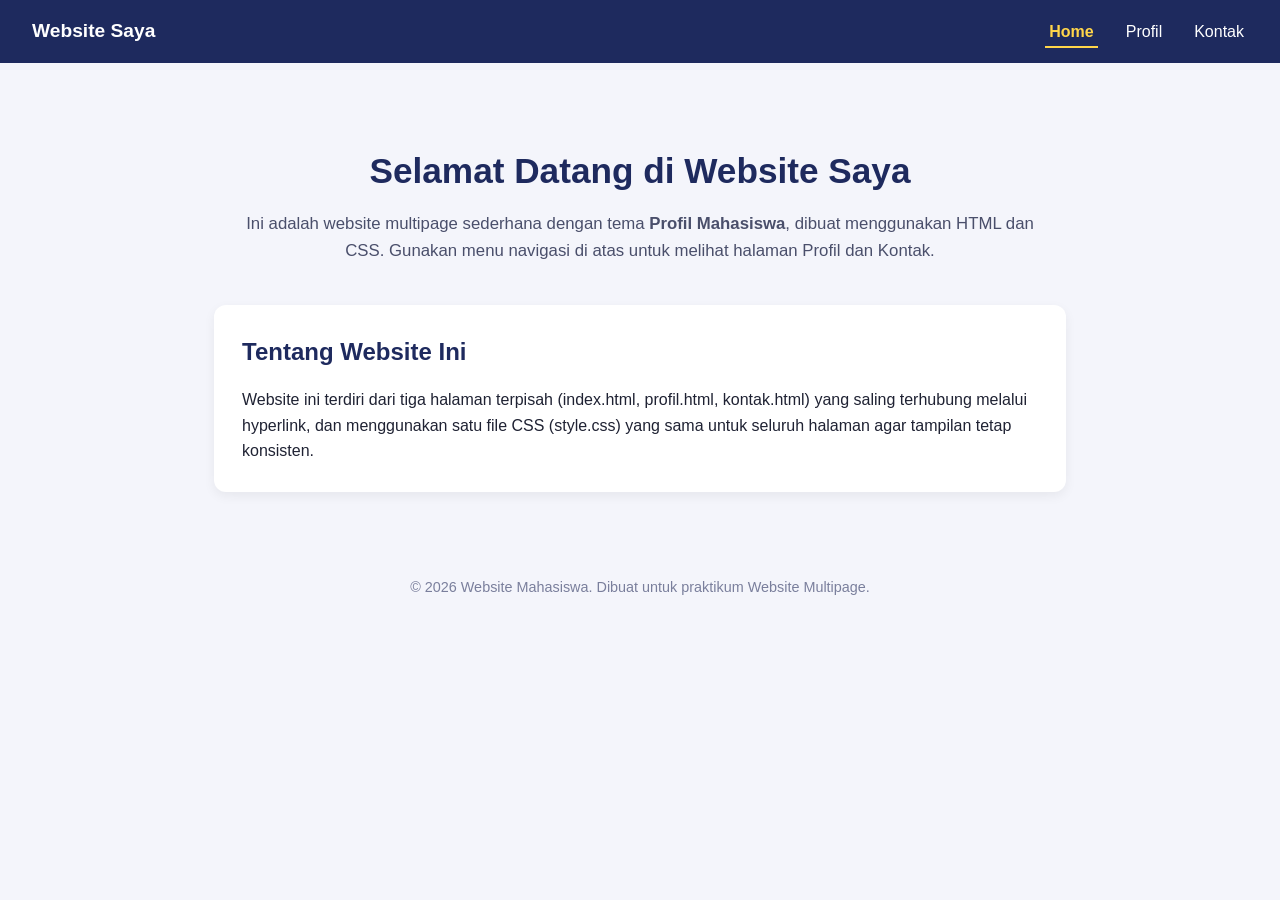
<file: index.html>
<!DOCTYPE html>
<html lang="id">
<head>
  <meta charset="UTF-8">
  <meta name="viewport" content="width=device-width, initial-scale=1.0">
  <title>Home - Website Mahasiswa</title>
  <link rel="stylesheet" href="style.css">
</head>
<body>

  <nav class="navbar">
    <div class="logo">Website Saya</div>
    <ul>
      <li><a href="index.html" class="active">Home</a></li>
      <li><a href="profil.html">Profil</a></li>
      <li><a href="kontak.html">Kontak</a></li>
    </ul>
  </nav>

  <div class="container">
    <div class="hero">
      <h1>Selamat Datang di Website Saya</h1>
      <p>
        Ini adalah website multipage sederhana dengan tema
        <strong>Profil Mahasiswa</strong>, dibuat menggunakan HTML dan CSS.
        Gunakan menu navigasi di atas untuk melihat halaman Profil dan Kontak.
      </p>
    </div>

    <div class="card">
      <h2>Tentang Website Ini</h2>
      <p>
        Website ini terdiri dari tiga halaman terpisah (index.html, profil.html,
        kontak.html) yang saling terhubung melalui hyperlink, dan menggunakan
        satu file CSS (style.css) yang sama untuk seluruh halaman agar tampilan
        tetap konsisten.
      </p>
    </div>
  </div>

  <footer>
    &copy; 2026 Website Mahasiswa. Dibuat untuk praktikum Website Multipage.
  </footer>

</body>
</html>
</file>
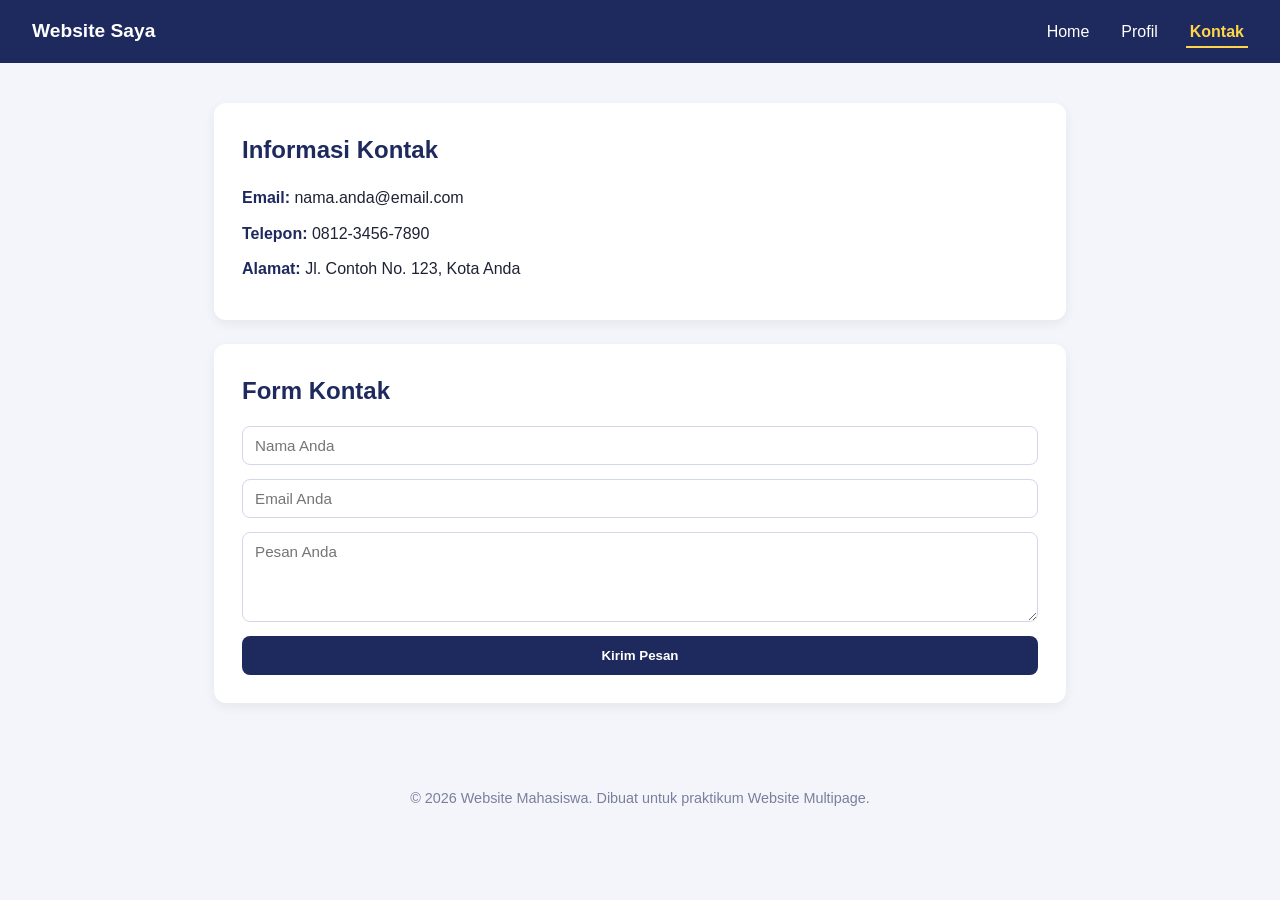
<file: kontak.html>
<!DOCTYPE html>
<html lang="id">
<head>
  <meta charset="UTF-8">
  <meta name="viewport" content="width=device-width, initial-scale=1.0">
  <title>Kontak - Website Mahasiswa</title>
  <link rel="stylesheet" href="style.css">
</head>
<body>

  <nav class="navbar">
    <div class="logo">Website Saya</div>
    <ul>
      <li><a href="index.html">Home</a></li>
      <li><a href="profil.html">Profil</a></li>
      <li><a href="kontak.html" class="active">Kontak</a></li>
    </ul>
  </nav>

  <div class="container">
    <div class="card contact-info">
      <h2>Informasi Kontak</h2>
      <p><span>Email:</span> nama.anda@email.com</p>
      <p><span>Telepon:</span> 0812-3456-7890</p>
      <p><span>Alamat:</span> Jl. Contoh No. 123, Kota Anda</p>
    </div>

    <div class="card">
      <h2>Form Kontak</h2>
      <form class="contact-form">
        <input type="text" placeholder="Nama Anda" required>
        <input type="email" placeholder="Email Anda" required>
        <textarea rows="4" placeholder="Pesan Anda" required></textarea>
        <button type="submit">Kirim Pesan</button>
      </form>
    </div>
  </div>

  <footer>
    &copy; 2026 Website Mahasiswa. Dibuat untuk praktikum Website Multipage.
  </footer>

</body>
</html>
</file>
<file: style.css>
/* ===== Reset & Base ===== */
* {
  margin: 0;
  padding: 0;
  box-sizing: border-box;
}

body {
  font-family: "Segoe UI", Arial, sans-serif;
  background-color: #f4f5fb;
  color: #1f2233;
  line-height: 1.6;
}

/* ===== Navbar ===== */
.navbar {
  position: sticky;
  top: 0;
  z-index: 1000;
  display: flex;
  align-items: center;
  justify-content: space-between;
  background-color: #1e2a5e;
  padding: 16px 32px;
  flex-wrap: wrap;
}

.navbar .logo {
  color: #ffffff;
  font-weight: bold;
  font-size: 1.2rem;
}

.navbar ul {
  list-style: none;
  display: flex;
  gap: 24px;
}

.navbar a {
  color: #ffffff;
  text-decoration: none;
  font-weight: 500;
  padding: 6px 4px;
}

.navbar a:hover {
  color: #a9b7ff;
}

.navbar a.active {
  color: #ffd54a;
  font-weight: bold;
  border-bottom: 2px solid #ffd54a;
}

/* ===== Layout Container ===== */
.container {
  max-width: 900px;
  margin: 0 auto;
  padding: 40px 24px;
}

/* ===== Hero (Home) ===== */
.hero {
  text-align: center;
  padding: 40px 20px;
}

.hero h1 {
  font-size: 2.2rem;
  margin-bottom: 12px;
  color: #1e2a5e;
}

.hero p {
  font-size: 1.05rem;
  color: #4a4f6b;
}

/* ===== Card ===== */
.card {
  background: #ffffff;
  border-radius: 12px;
  padding: 28px;
  box-shadow: 0 4px 12px rgba(0, 0, 0, 0.06);
  margin-bottom: 24px;
}

.card h2 {
  margin-bottom: 16px;
  color: #1e2a5e;
}

/* ===== Profile Page ===== */
.profile-photo {
  width: 140px;
  height: 140px;
  border-radius: 50%;
  background-color: #dfe3f7;
  display: flex;
  align-items: center;
  justify-content: center;
  font-size: 2.5rem;
  color: #1e2a5e;
  margin: 0 auto 20px auto;
}

.profile-table {
  width: 100%;
  border-collapse: collapse;
}

.profile-table td {
  padding: 10px 8px;
  border-bottom: 1px solid #e7e9f5;
}

.profile-table td:first-child {
  font-weight: 600;
  width: 160px;
  color: #4a4f6b;
}

/* ===== Contact Page ===== */
.contact-info p {
  margin-bottom: 10px;
}

.contact-info span {
  font-weight: 600;
  color: #1e2a5e;
}

form.contact-form {
  display: flex;
  flex-direction: column;
  gap: 14px;
  margin-top: 16px;
}

.contact-form input,
.contact-form textarea {
  padding: 10px 12px;
  border: 1px solid #d3d7ea;
  border-radius: 8px;
  font-size: 0.95rem;
  font-family: inherit;
}

.contact-form button {
  background-color: #1e2a5e;
  color: #fff;
  border: none;
  padding: 12px;
  border-radius: 8px;
  font-weight: 600;
  cursor: pointer;
}

.contact-form button:hover {
  background-color: #2c3b7a;
}

/* ===== Footer ===== */
footer {
  text-align: center;
  padding: 20px;
  color: #7a7f9c;
  font-size: 0.9rem;
}
</file>
